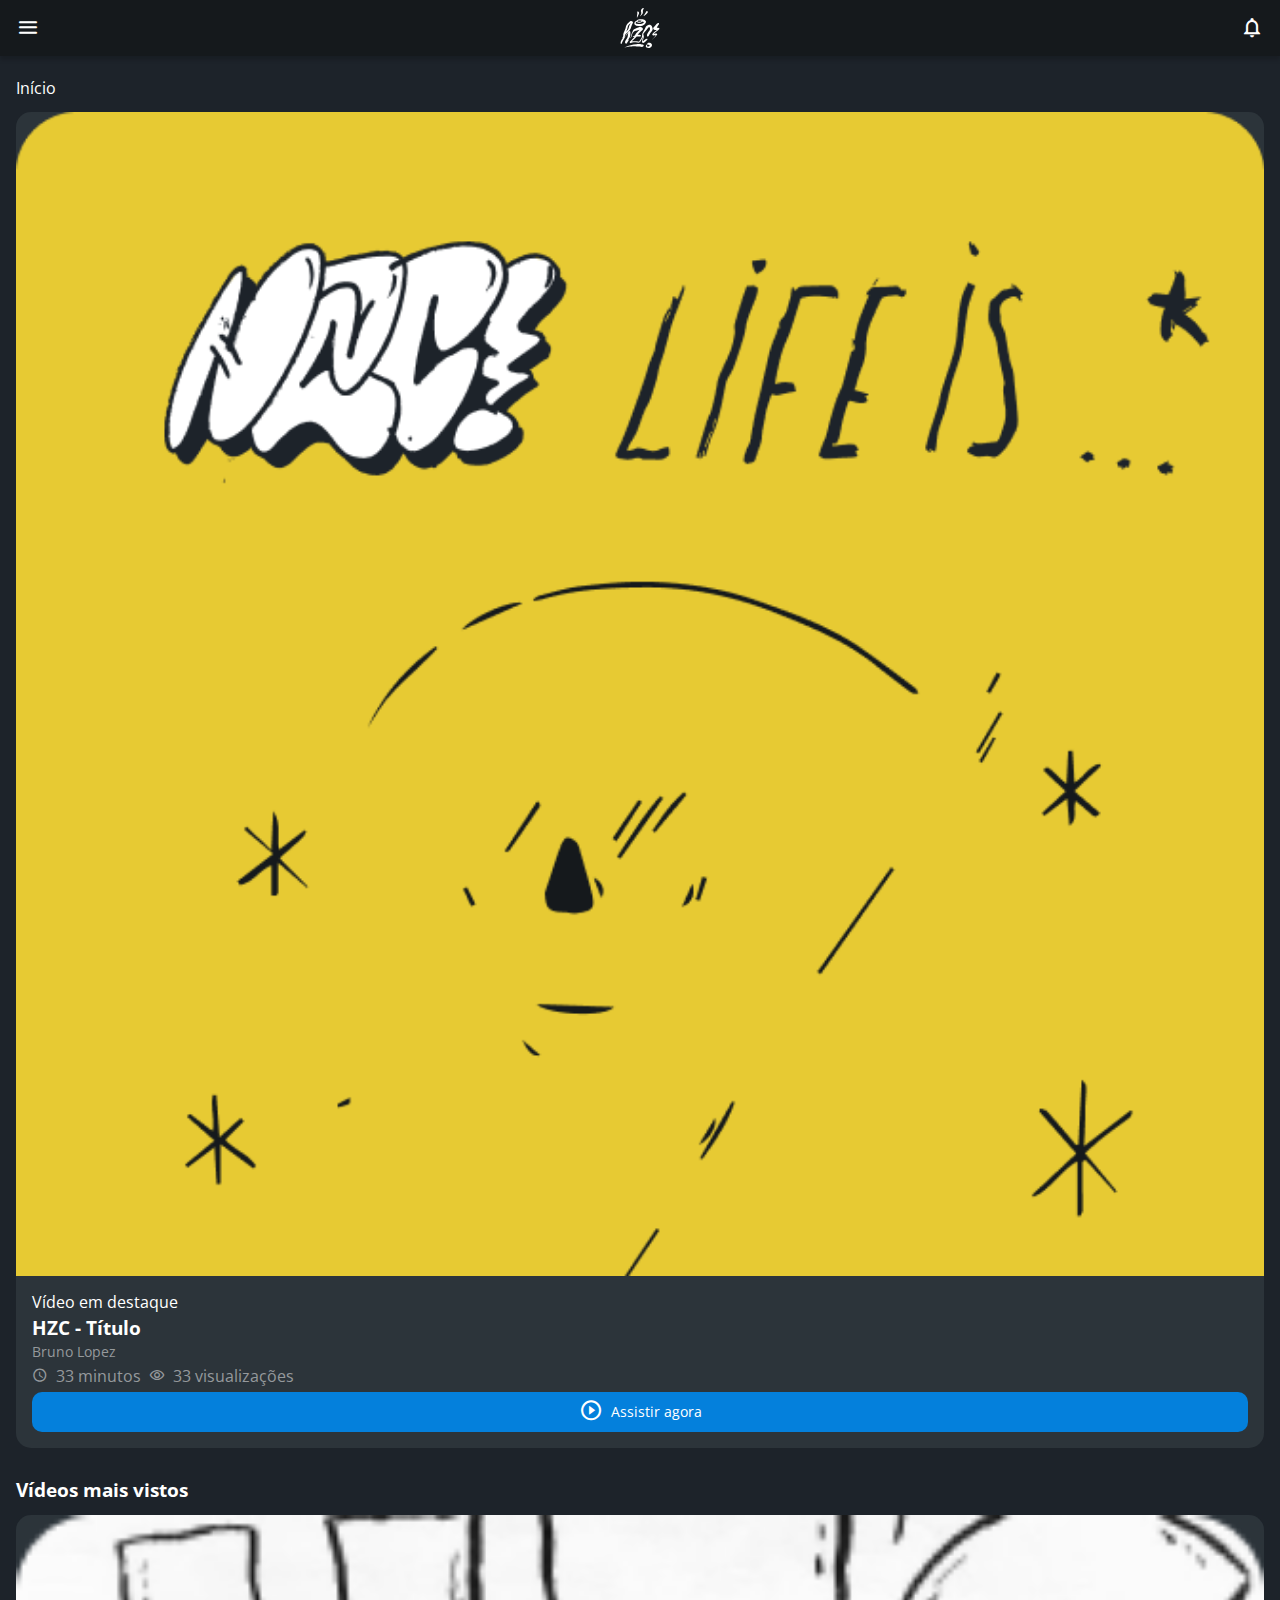
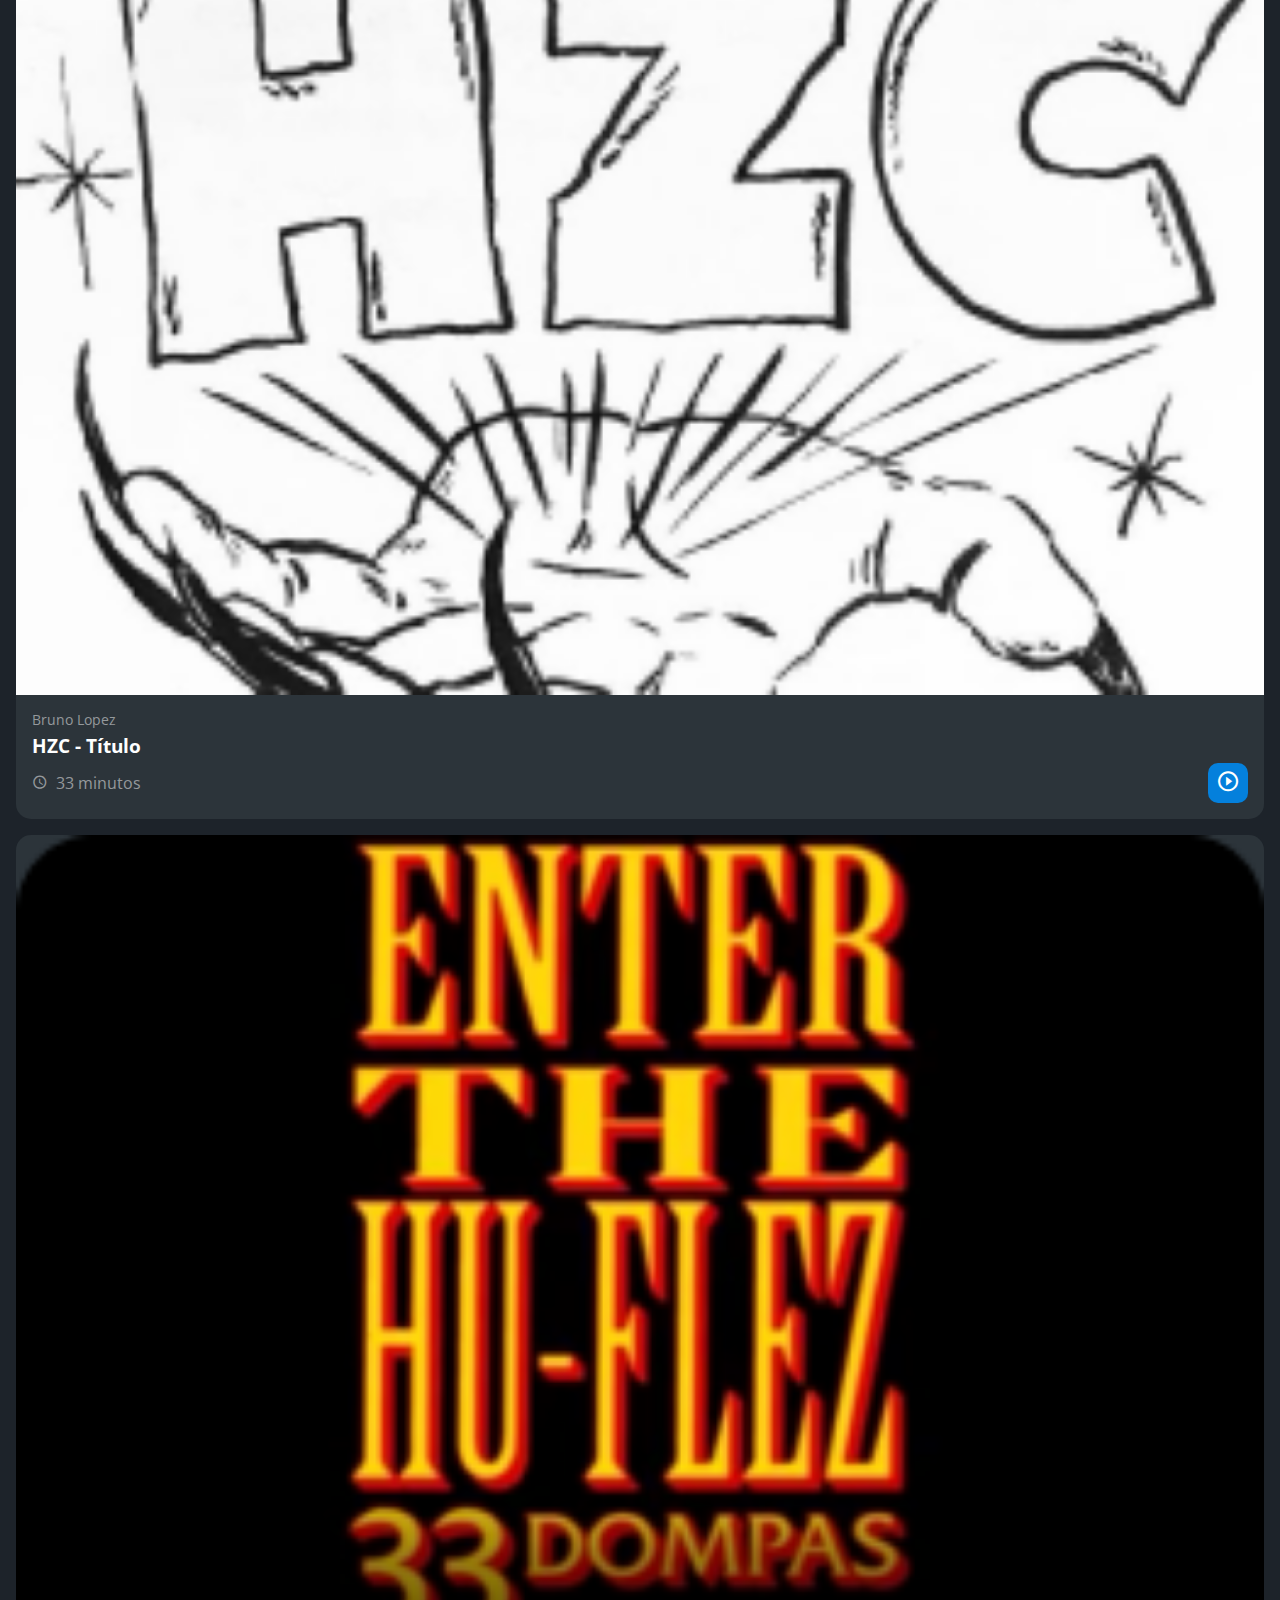
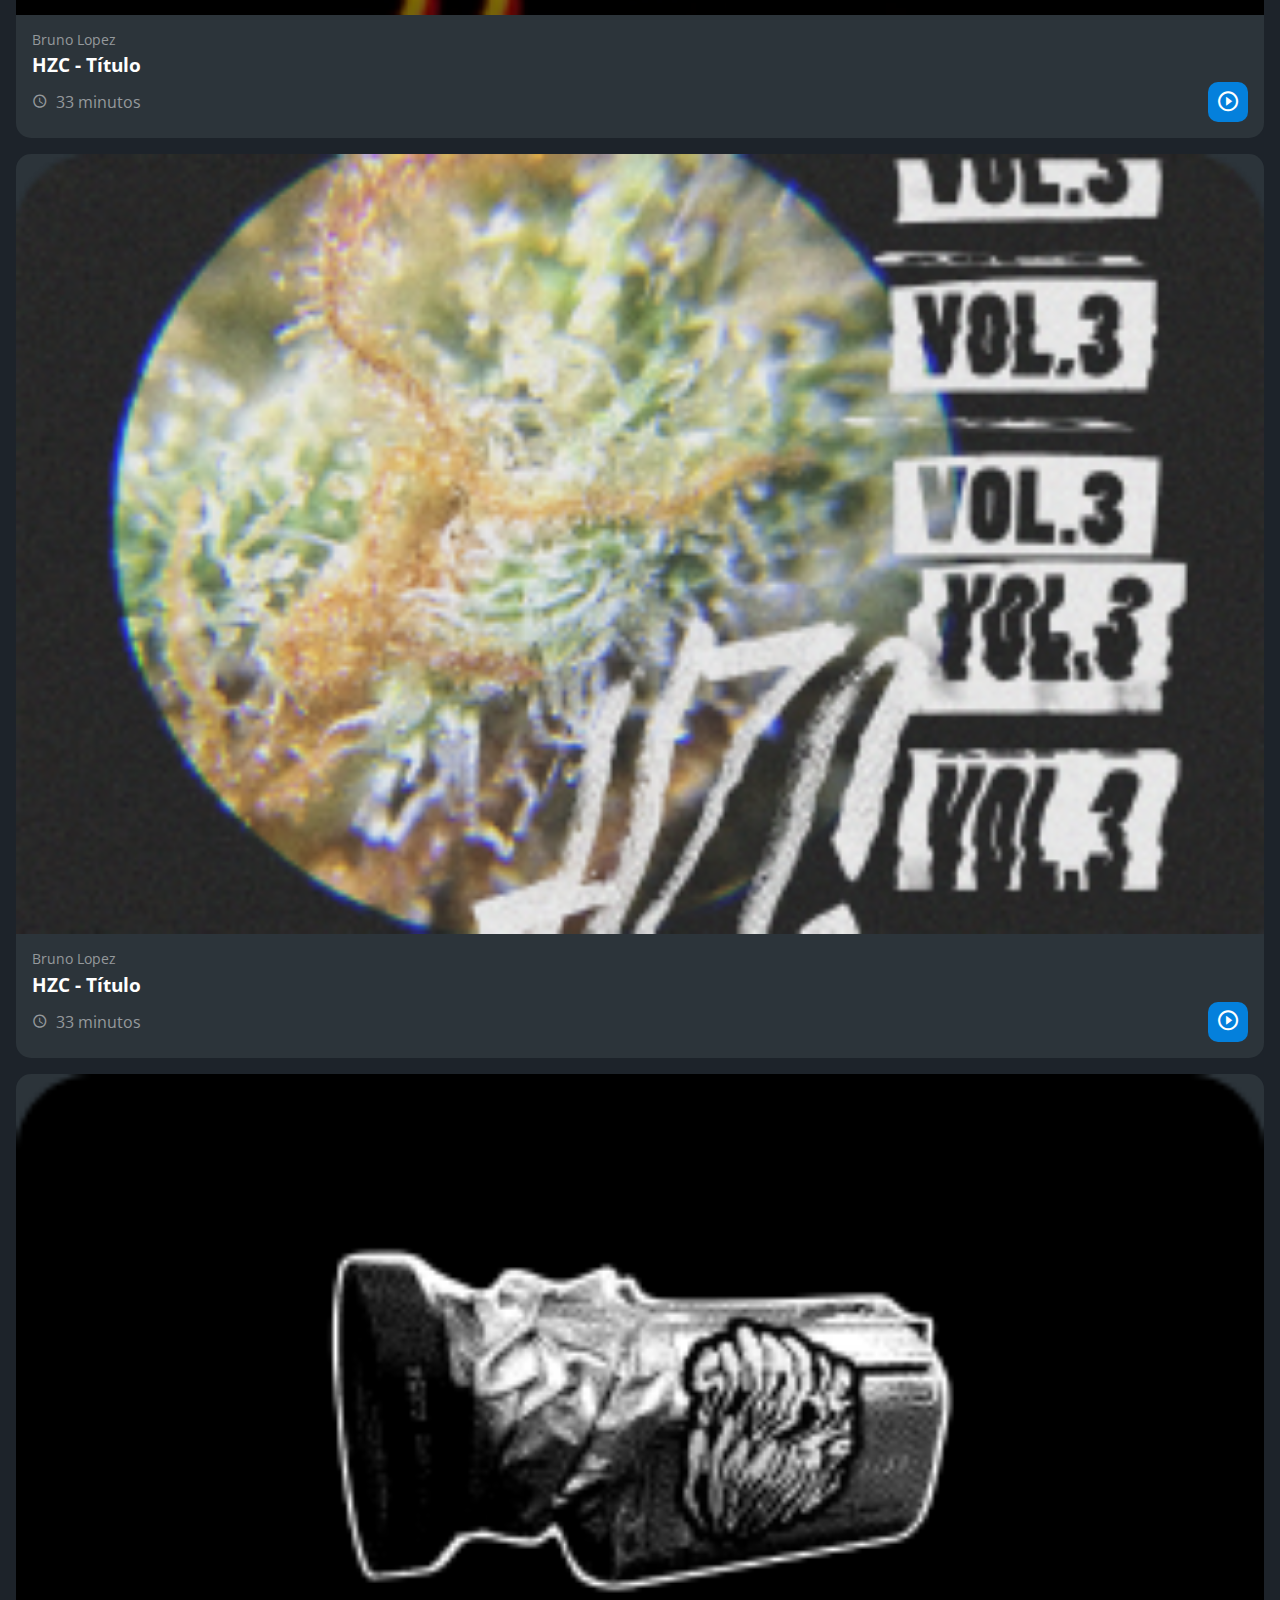
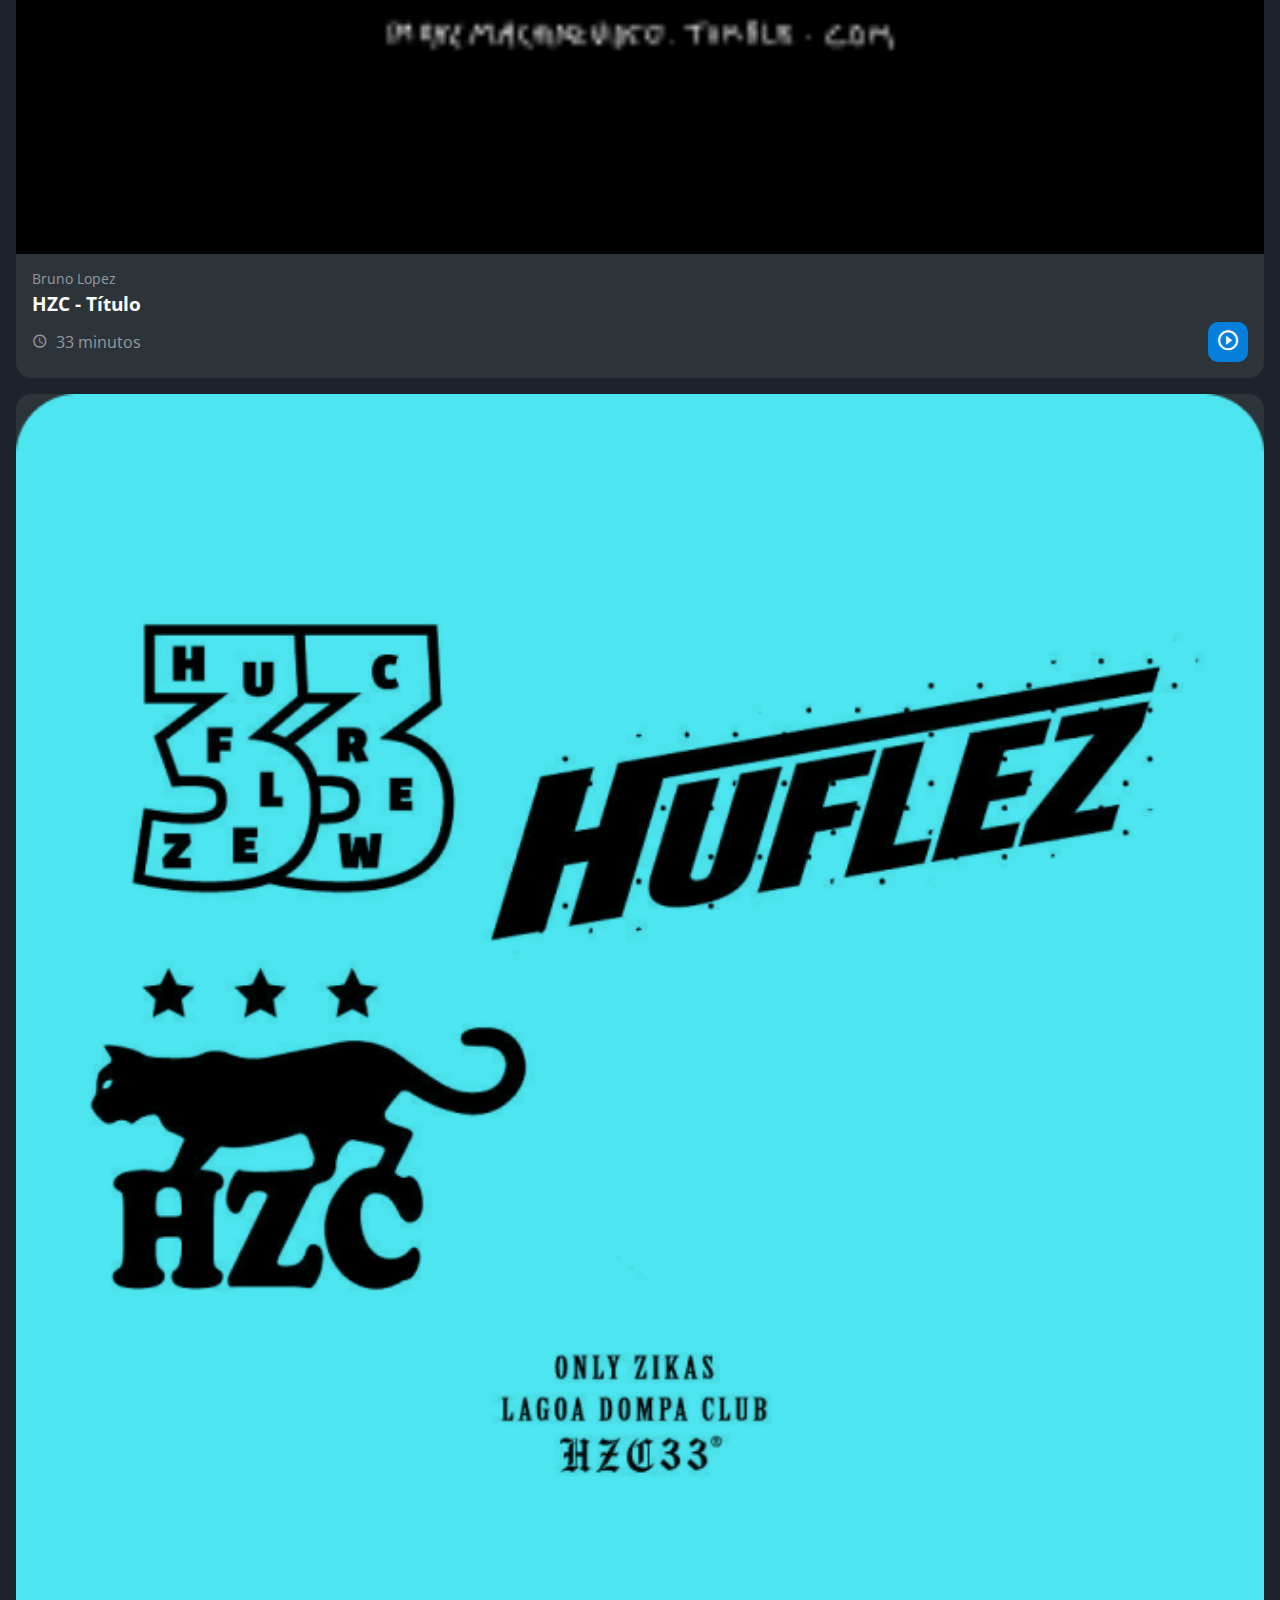
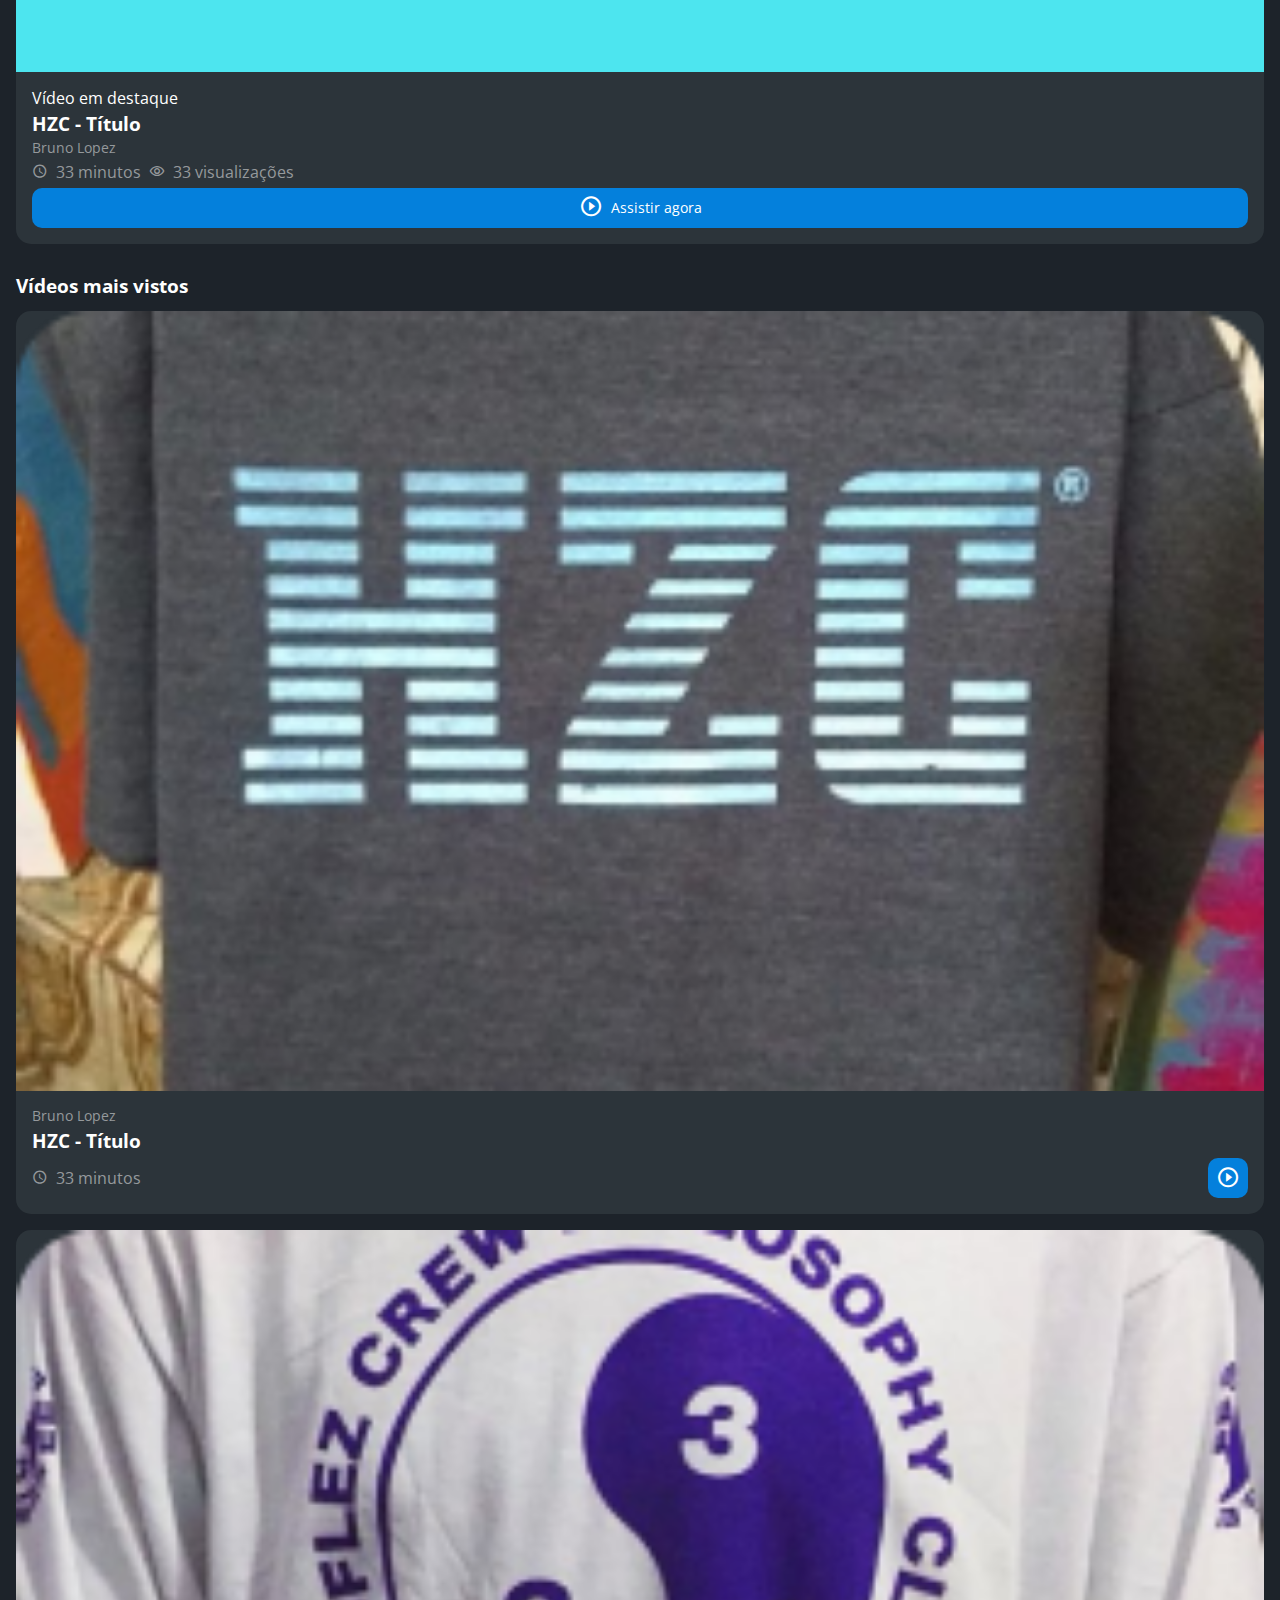
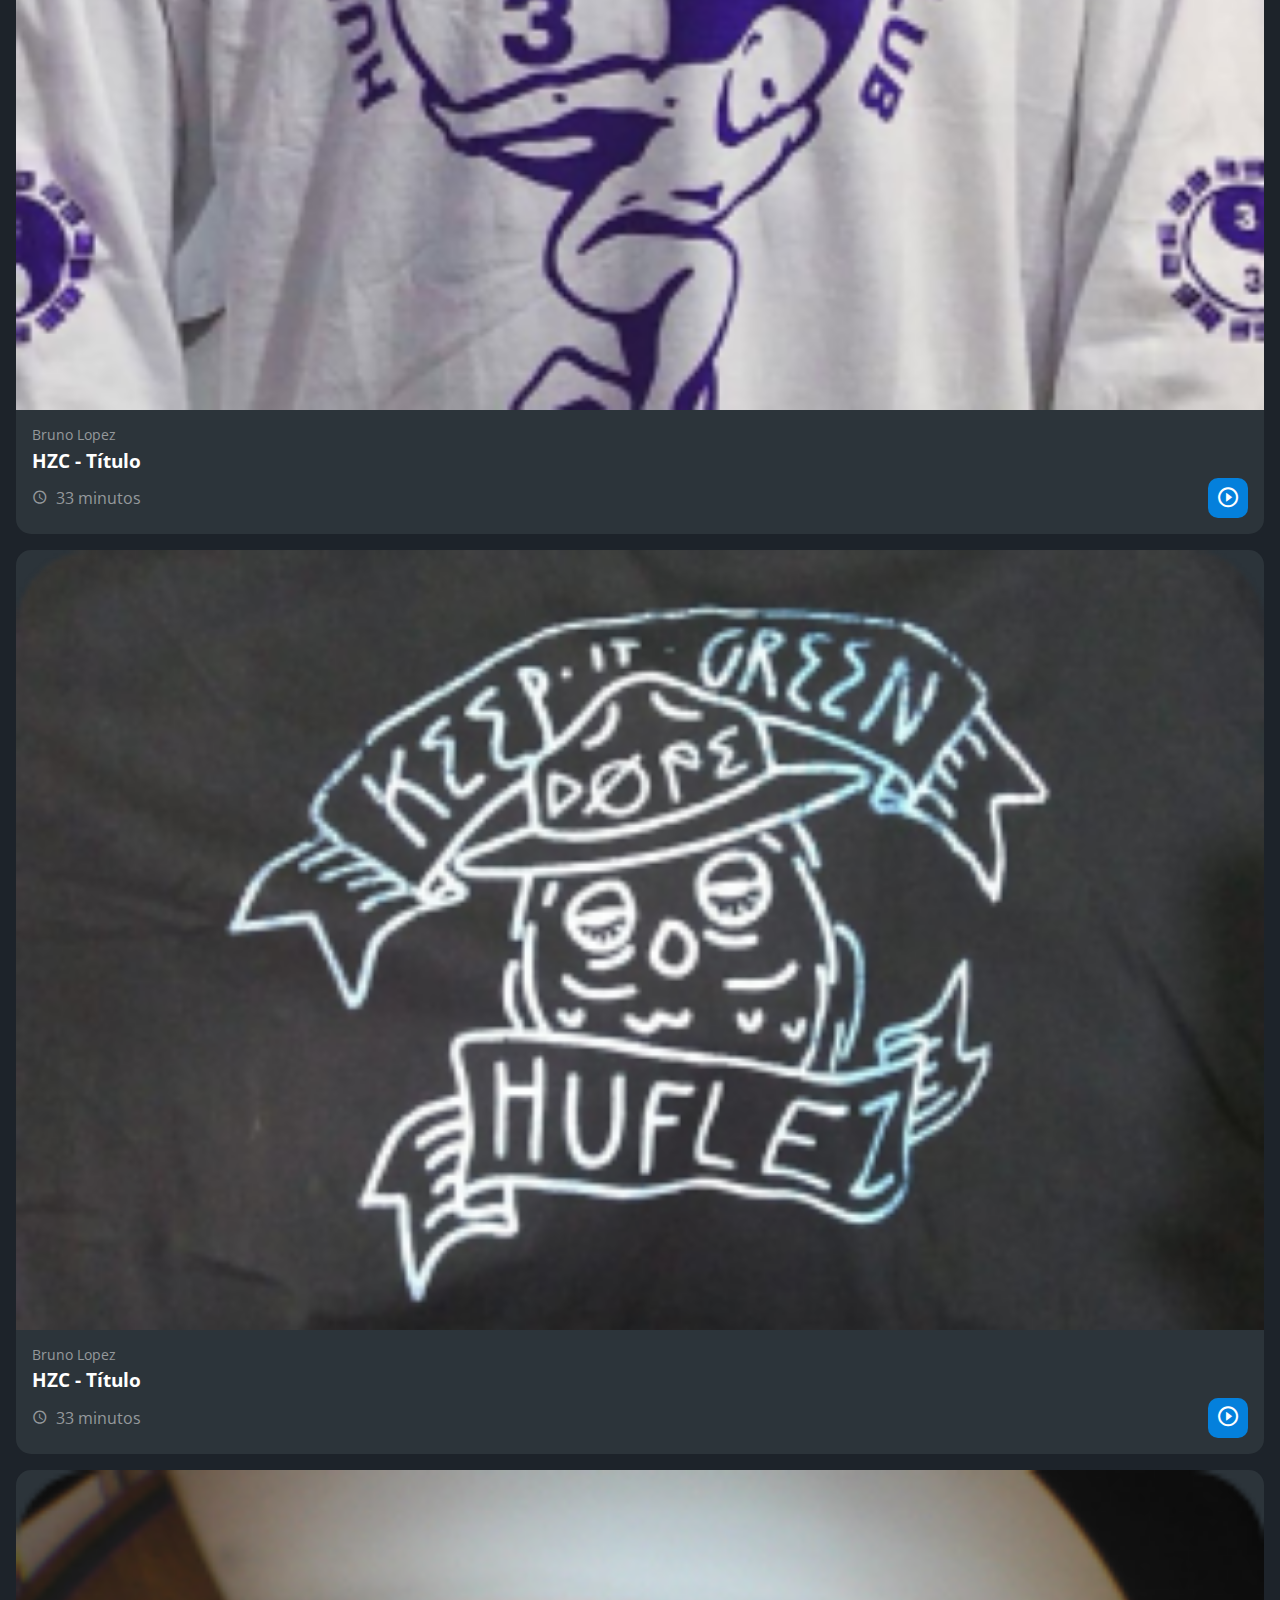
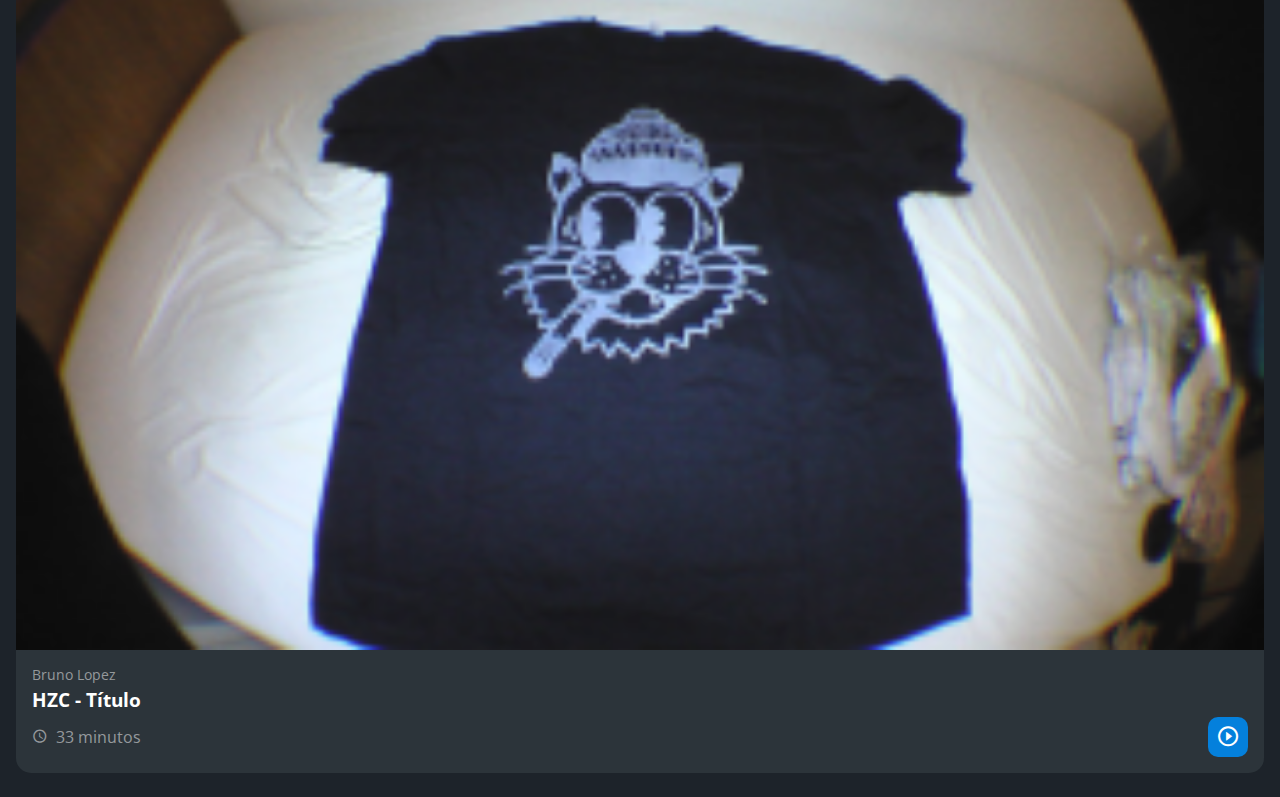
<file: index.html>
<!DOCTYPE html>
<html lang="pt-br">
<head>
    <meta charset="UTF-8">
    <meta http-equiv="X-UA-Compatible" content="IE=edge">
    <meta name="viewport" content="width=device-width, initial-scale=1.0">
    <title>HZC | Home</title>
    <link rel="preconnect" href="https://fonts.googleapis.com">
    <link rel="preconnect" href="https://fonts.gstatic.com" crossorigin>
    <link rel="stylesheet" href="https://fonts.googleapis.com/css2?family=Open+Sans:wght@400;600;700&display=swap">
    <link rel="stylesheet" href="assets/css/reset.css">
    <link rel="stylesheet" href="assets/css/style.css">
</head>
<body>
    <header class="cabecalho">
        <button class="cabecalho__menu" aria-label="Menu"><i></i></button>
        <img src="assets/img/logo.svg" alt="Logotipo da HZC" class="cabecalho__logo">
        <p class="cabecalho__perfil">Bruno Lopez</p>
        <button class="cabecalho__notificacao" aria-label="Notificação"><i></i></button>
    </header>
    <nav class="menu-lateral">
        <img src="assets/img/logo.svg" alt="Logotipo da HZC" class="menu-lateral__logo">
        <a href="#" class="menu-lateral__link menu-lateral__link--inicio menu-lateral__link--ativo">Início</a>
        <a href="#" class="menu-lateral__link menu-lateral__link--videos">Vídeos</a>
        <a href="picos.html" class="menu-lateral__link menu-lateral__link--picos">Picos</a>
        <a href="#" class="menu-lateral__link menu-lateral__link--integrantes">Integrantes</a>
        <a href="#" class="menu-lateral__link menu-lateral__link--camisas">Camisas</a>
        <a href="#" class="menu-lateral__link menu-lateral__link--pinturas">Pinturas</a>
    </nav>
    <main class="principal">
        <h2 class="titulo-pagina">Início</h2>
        <article class="cartao cartao--destaque videos-destaque">
            <img src="assets/img/banner-mobile_1.png" alt="Banner do cartao" class="cartao__imagem cartao__imagem--mobile">
            <img src="assets/img/banner_1.png" alt="Banner do cartao" class="cartao__imagem cartao__imagem--desktop">
            <div class="cartao__conteudo">
                <p class="cartao__destaque">Vídeo em destaque</p>
                <h3 class="cartao__titulo">HZC - Título</h3>
                <p class="cartao__perfil">Bruno Lopez</p>
                <p class="cartao__info cartao__info--tempo">33 minutos</p>
                <p class="cartao__info cartao__info--visualizacao">33 visualizações</p>
                <button class="cartao__botao cartao__botao--play cartao__botao--destaque">Assistir agora</button>
            </div>
        </article>
        <article class="cartao cartao--recentes videos-recentes">
            <h3 class="cartao__titulo">Vídeos recentes</h3>
            <a href="#" class="cartao__link">Ver todos</a>
            <ul class="cartao__lista">
                <li class="cartao__item">
                    <img src="assets/img/miniatura_1.png" alt="Thumbnail" class="cartao__item-thumbnail">
                    <h4 class="cartao__item-titulo">HZC - Love machine</h4>
                    <p class="cartao__item-perfil">Júlia Fonseca</p>
                </li>
                <li class="cartao__item">
                    <img src="assets/img/miniatura_2.png" alt="Thumbnail" class="cartao__item-thumbnail">
                    <h4 class="cartao__item-titulo">HZC - Love machine</h4>
                    <p class="cartao__item-perfil">Bruno Lopez</p>
                </li>
                <li class="cartao__item">
                    <img src="assets/img/miniatura_3.png" alt="Thumbnail" class="cartao__item-thumbnail">
                    <h4 class="cartao__item-titulo">HZC - Love machine</h4>
                    <p class="cartao__item-perfil">Bruno Lopez</p>
                </li>
                <li class="cartao__item">
                    <img src="assets/img/miniatura_4.png" alt="Thumbnail" class="cartao__item-thumbnail">
                    <h4 class="cartao__item-titulo">HZC - Love machine</h4>
                    <p class="cartao__item-perfil">Bruno Lopez</p>
                </li>
                <li class="cartao__item">
                    <img src="assets/img/miniatura_5.png" alt="Thumbnail" class="cartao__item-thumbnail">
                    <h4 class="cartao__item-titulo">HZC - Love machine</h4>
                    <p class="cartao__item-perfil">Bruno Lopez</p>
                </li>
            </ul>
        </article>
        <section class="secao secao-videos">
            <h3 class="titulo-secao">Vídeos mais vistos</h3>
            <article class="cartao">
                <img src="assets/img/video_1.png" alt="Vídeo" class="cartao__imagem">
                <div class="cartao__conteudo">
                    <p class="cartao__perfil">Bruno Lopez</p>
                    <h3 class="cartao__titulo">HZC - Título</h3>
                    <p class="cartao__info cartao__info--tempo">33 minutos</p>
                    <button class="cartao__botao cartao__botao--play" aria-label="Assistir agora"></button>
                </div>
            </article>
            <article class="cartao">
                <img src="assets/img/video_2.png" alt="Vídeo" class="cartao__imagem">
                <div class="cartao__conteudo">
                    <p class="cartao__perfil">Bruno Lopez</p>
                    <h3 class="cartao__titulo">HZC - Título</h3>
                    <p class="cartao__info cartao__info--tempo">33 minutos</p>
                    <button class="cartao__botao cartao__botao--play" aria-label="Assistir agora"></button>
                </div>
            </article>
            <article class="cartao">
                <img src="assets/img/video_3.png" alt="Vídeo" class="cartao__imagem">
                <div class="cartao__conteudo">
                    <p class="cartao__perfil">Bruno Lopez</p>
                    <h3 class="cartao__titulo">HZC - Título</h3>
                    <p class="cartao__info cartao__info--tempo">33 minutos</p>
                    <button class="cartao__botao cartao__botao--play" aria-label="Assistir agora"></button>
                </div>
            </article>
            <article class="cartao">
                <img src="assets/img/video_4.png" alt="Vídeo" class="cartao__imagem">
                <div class="cartao__conteudo">
                    <p class="cartao__perfil">Bruno Lopez</p>
                    <h3 class="cartao__titulo">HZC - Título</h3>
                    <p class="cartao__info cartao__info--tempo">33 minutos</p>
                    <button class="cartao__botao cartao__botao--play" aria-label="Assistir agora"></button>
                </div>
            </article>
        </section>
        <article class="cartao cartao--recentes destaque-produtos">
            <h3 class="cartao__titulo">Vídeos recentes</h3>
            <a href="#" class="cartao__link">Ver todos</a>
            <ul class="cartao__lista">
                <li class="cartao__item">
                    <img src="assets/img/miniatura_1.png" alt="Thumbnail" class="cartao__item-thumbnail">
                    <h4 class="cartao__item-titulo">HZC - Love machine</h4>
                    <p class="cartao__item-perfil">Bruno Lopez</p>
                </li>
                <li class="cartao__item">
                    <img src="assets/img/miniatura_2.png" alt="Thumbnail" class="cartao__item-thumbnail">
                    <h4 class="cartao__item-titulo">HZC - Love machine</h4>
                    <p class="cartao__item-perfil">Bruno Lopez</p>
                </li>
                <li class="cartao__item">
                    <img src="assets/img/miniatura_3.png" alt="Thumbnail" class="cartao__item-thumbnail">
                    <h4 class="cartao__item-titulo">HZC - Love machine</h4>
                    <p class="cartao__item-perfil">Bruno Lopez</p>
                </li>
                <li class="cartao__item">
                    <img src="assets/img/miniatura_4.png" alt="Thumbnail" class="cartao__item-thumbnail">
                    <h4 class="cartao__item-titulo">HZC - Love machine</h4>
                    <p class="cartao__item-perfil">Bruno Lopez</p>
                </li>
                <li class="cartao__item">
                    <img src="assets/img/miniatura_5.png" alt="Thumbnail" class="cartao__item-thumbnail">
                    <h4 class="cartao__item-titulo">HZC - Love machine</h4>
                    <p class="cartao__item-perfil">Bruno Lopez</p>
                </li>
            </ul>
        </article>
        <article class="cartao cartao--destaque produtos-recentes">
            <img src="assets/img/banner-mobile_2.png" alt="Banner do cartao" class="cartao__imagem cartao__imagem--mobile">
            <img src="assets/img/banner_2.png" alt="Banner do cartao" class="cartao__imagem cartao__imagem--desktop">
            <div class="cartao__conteudo">
                <p class="cartao__destaque">Vídeo em destaque</p>
                <h3 class="cartao__titulo">HZC - Título</h3>
                <p class="cartao__perfil">Bruno Lopez</p>
                <p class="cartao__info cartao__info--tempo">33 minutos</p>
                <p class="cartao__info cartao__info--visualizacao">33 visualizações</p>
                <button class="cartao__botao cartao__botao--play cartao__botao--destaque">Assistir agora</button>
            </div>
        </article>
        <section class="secao secao-produtos">
            <h3 class="titulo-secao">Vídeos mais vistos</h3>
            <article class="cartao">
                <img src="assets/img/produto_1.png" alt="Vídeo" class="cartao__imagem">
                <div class="cartao__conteudo">
                    <p class="cartao__perfil">Bruno Lopez</p>
                    <h3 class="cartao__titulo">HZC - Título</h3>
                    <p class="cartao__info cartao__info--tempo">33 minutos</p>
                    <button class="cartao__botao cartao__botao--play" aria-label="Assistir agora"></button>
                </div>
            </article>
            <article class="cartao">
                <img src="assets/img/produto_2.png" alt="Vídeo" class="cartao__imagem">
                <div class="cartao__conteudo">
                    <p class="cartao__perfil">Bruno Lopez</p>
                    <h3 class="cartao__titulo">HZC - Título</h3>
                    <p class="cartao__info cartao__info--tempo">33 minutos</p>
                    <button class="cartao__botao cartao__botao--play" aria-label="Assistir agora"></button>
                </div>
            </article>
            <article class="cartao">
                <img src="assets/img/produto_3.png" alt="Vídeo" class="cartao__imagem">
                <div class="cartao__conteudo">
                    <p class="cartao__perfil">Bruno Lopez</p>
                    <h3 class="cartao__titulo">HZC - Título</h3>
                    <p class="cartao__info cartao__info--tempo">33 minutos</p>
                    <button class="cartao__botao cartao__botao--play" aria-label="Assistir agora"></button>
                </div>
            </article>
            <article class="cartao">
                <img src="assets/img/produto_4.png" alt="Vídeo" class="cartao__imagem">
                <div class="cartao__conteudo">
                    <p class="cartao__perfil">Bruno Lopez</p>
                    <h3 class="cartao__titulo">HZC - Título</h3>
                    <p class="cartao__info cartao__info--tempo">33 minutos</p>
                    <button class="cartao__botao cartao__botao--play" aria-label="Assistir agora"></button>
                </div>
            </article>
        </section>
    </main>
    <script src="index.js"></script>
</body>
</html>
</file>
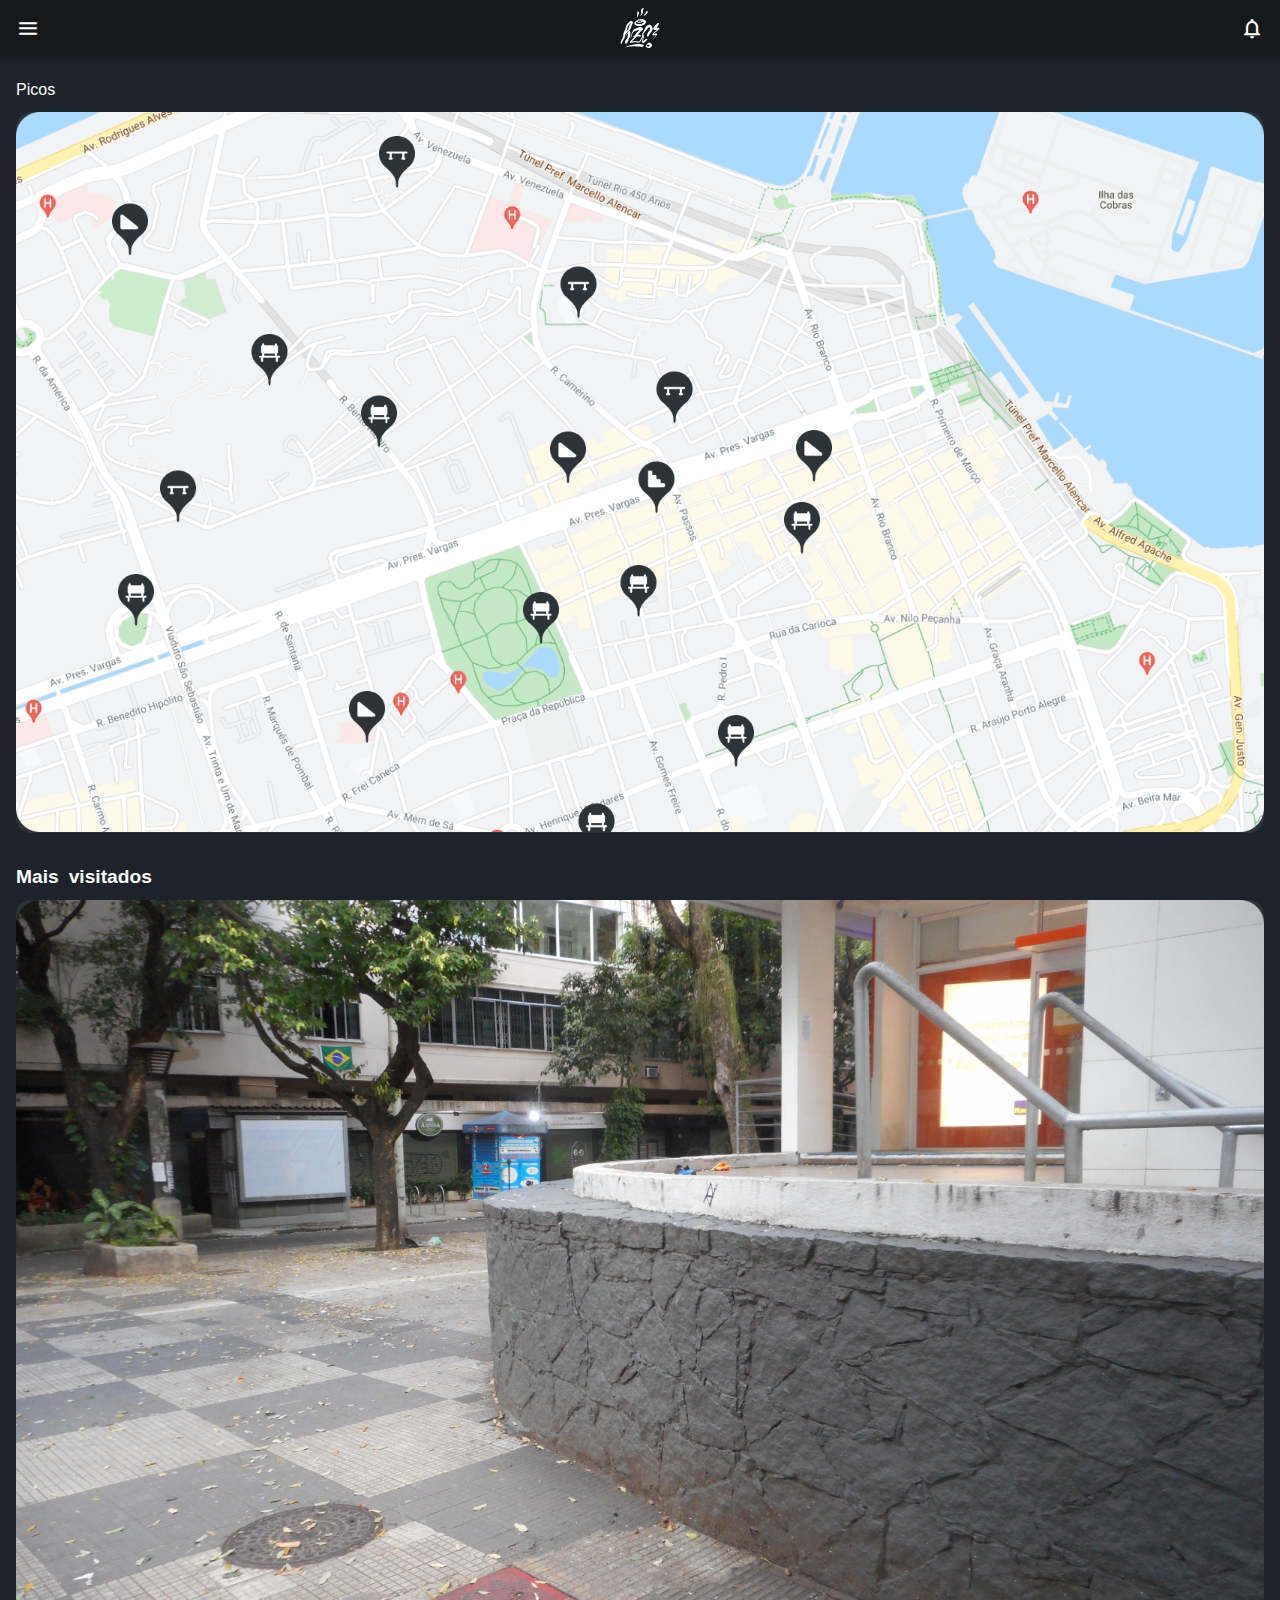
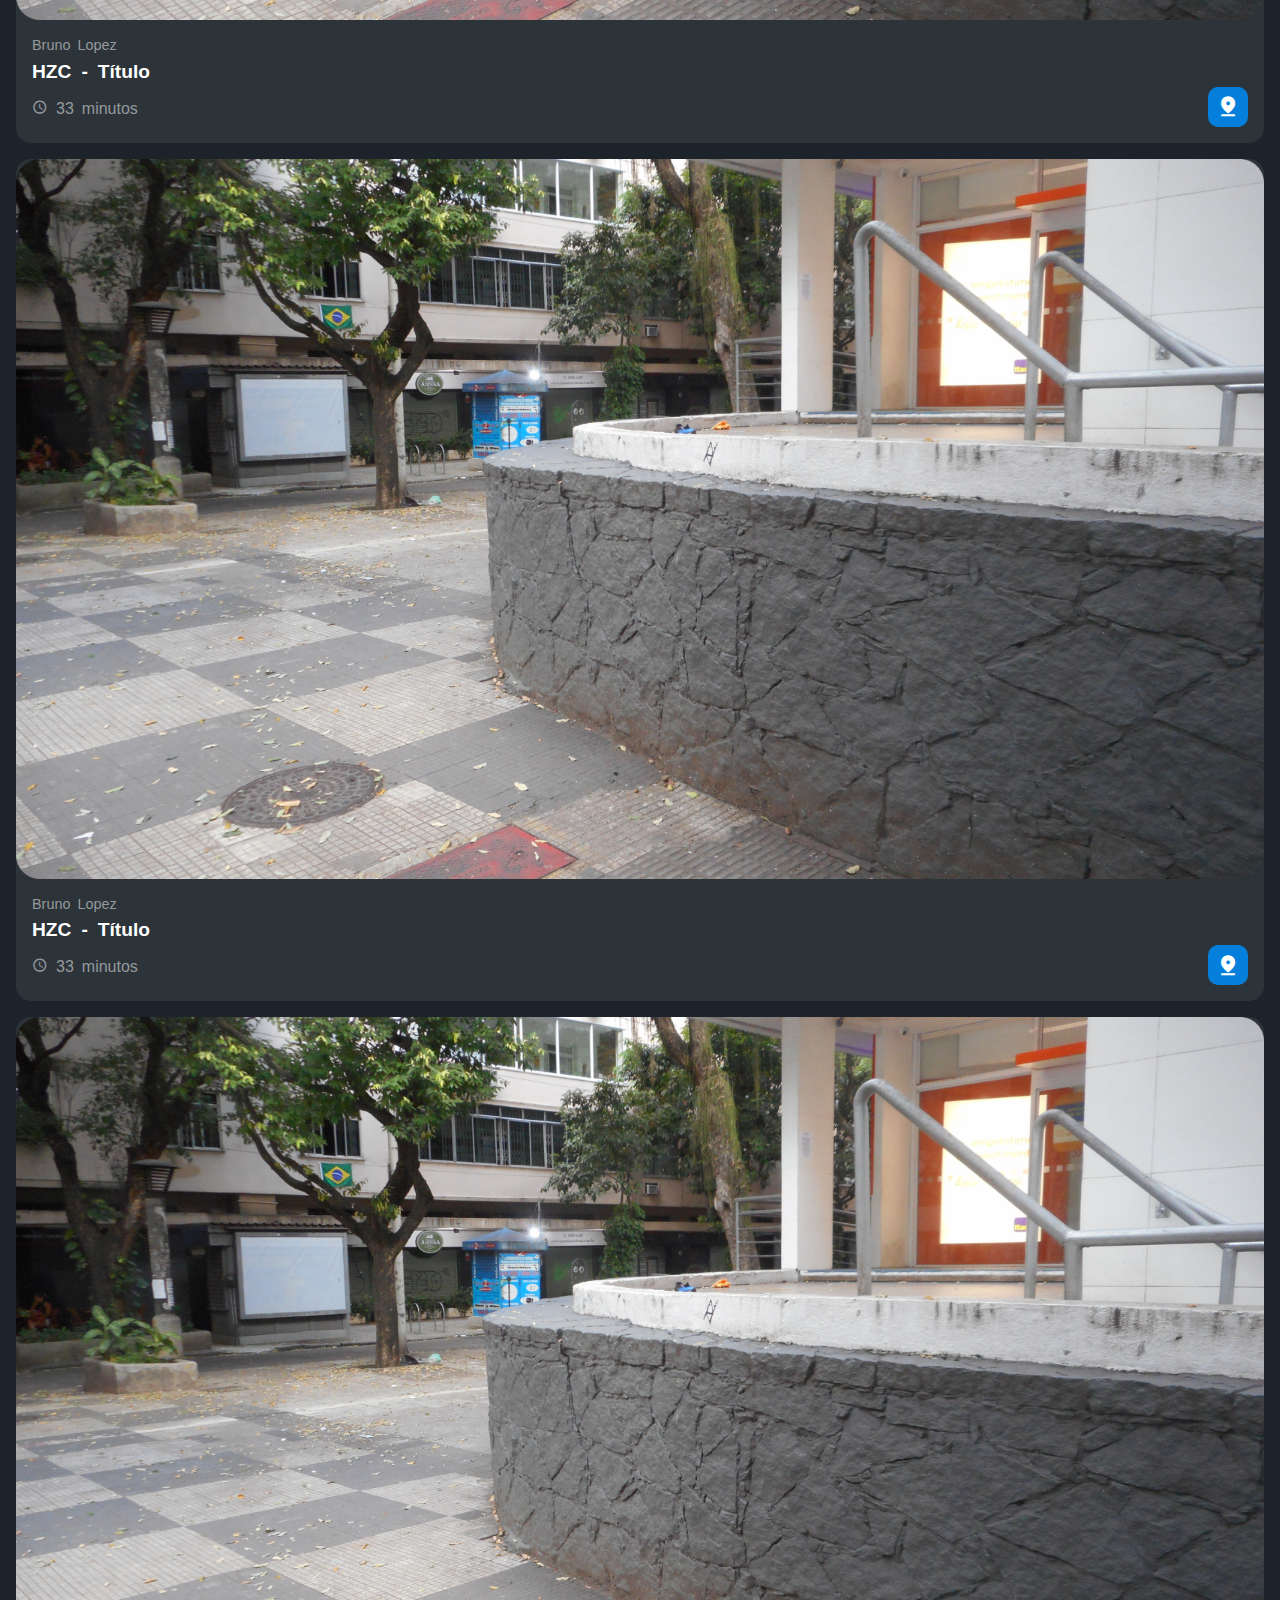
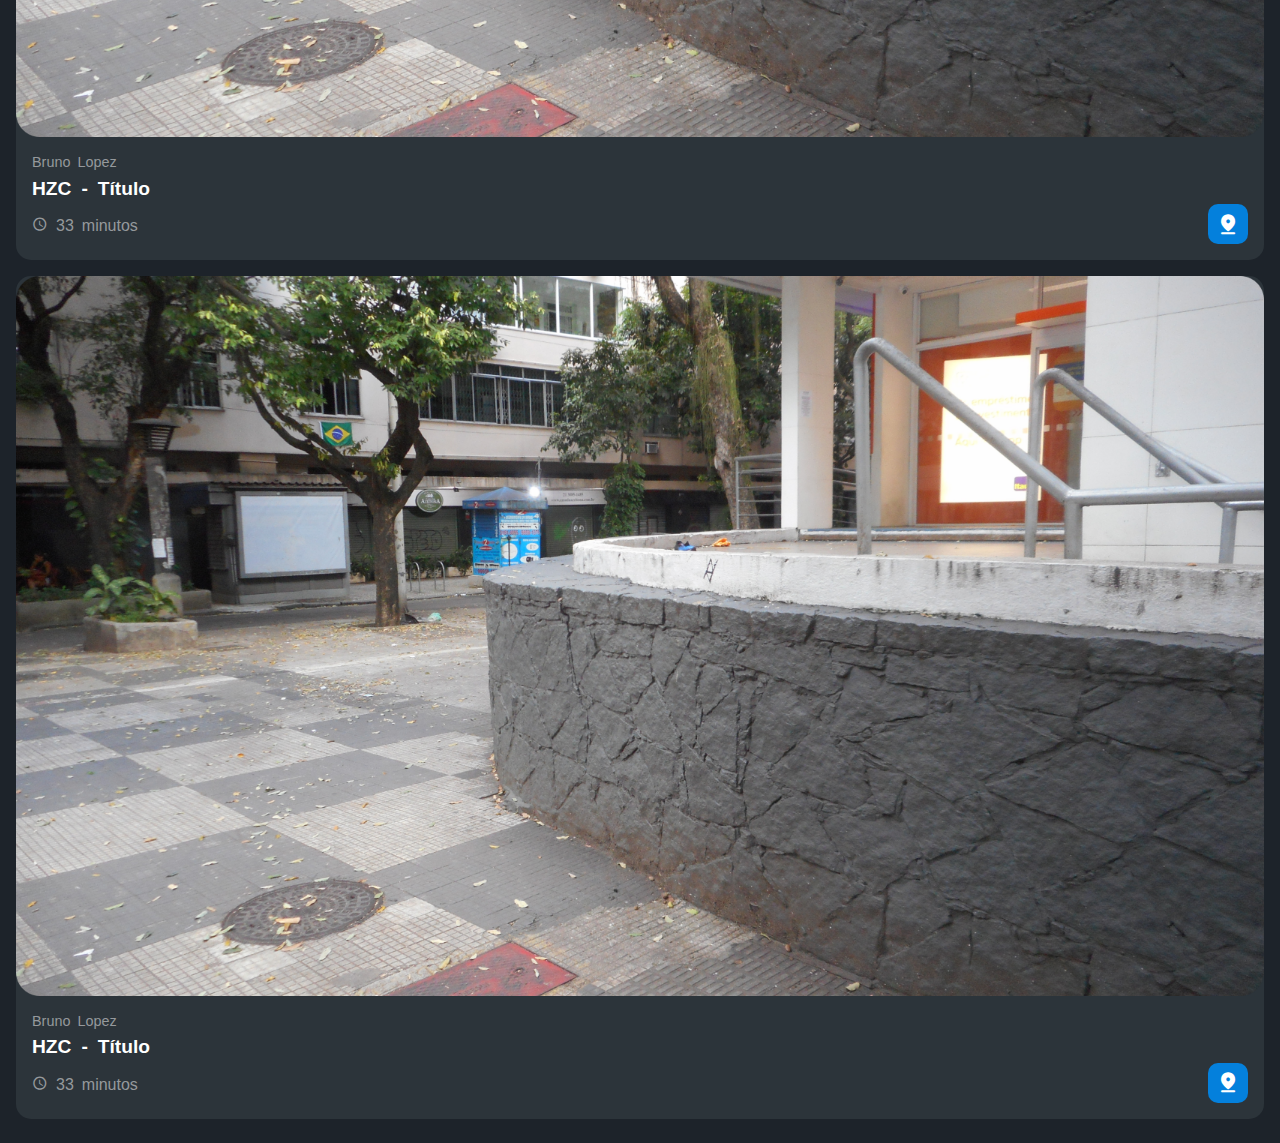
<file: picos.html>
<!DOCTYPE html>
<html lang="en">

<head>
    <meta charset="UTF-8">
    <meta http-equiv="X-UA-Compatible" content="IE=edge">
    <meta name="viewport" content="width=device-width, initial-scale=1.0">
    <title>HZX | Picos</title>
    <link rel="stylesheet" href="assets/css/reset.css">
    <link rel="stylesheet" href="assets/css/style.css">
</head>

<body>
    <header class="cabecalho">
        <button class="cabecalho__menu" aria-label="Menu"><i></i></button>
        <img src="assets/img/logo.svg" alt="Logotipo da HZC" class="cabecalho__logo">
        <p class="cabecalho__perfil">Bruno Lopez</p>
        <button class="cabecalho__notificacao" aria-label="Notificação"><i></i></button>
    </header>
    <nav class="menu-lateral">
        <img src="assets/img/logo.svg" alt="Logotipo da HZC" class="menu-lateral__logo">
        <a href="#" class="menu-lateral__link menu-lateral__link--inicio menu-lateral__link--ativo">Início</a>
        <a href="#" class="menu-lateral__link menu-lateral__link--videos">Vídeos</a>
        <a href="#" class="menu-lateral__link menu-lateral__link--picos">Picos</a>
        <a href="#" class="menu-lateral__link menu-lateral__link--integrantes">Integrantes</a>
        <a href="#" class="menu-lateral__link menu-lateral__link--camisas">Camisas</a>
        <a href="#" class="menu-lateral__link menu-lateral__link--pinturas">Pinturas</a>
    </nav>
    <main class="principal">
        <h2 class="titulo-pagina">Picos</h2>
        <article class="cartao cartao--destaque videos-destaque">
            <img src="assets/img/mapa-picos.png" alt="Banner do cartao"
                class="cartao__imagem cartao__imagem--mobile">
            <img src="assets/img/mapa-picos.png" alt="Banner do cartao" class="cartao__imagem cartao__imagem--desktop">
        </article>
        <article class="cartao cartao--recentes videos-recentes">
            <h3 class="cartao__titulo">Favoritos</h3>
            <a href="#" class="cartao__link">Ver todos</a>
            <ul class="cartao__lista">
                <li class="cartao__item">
                    <img src="assets/img/miniatura_1.png" alt="Thumbnail" class="cartao__item-thumbnail">
                    <h4 class="cartao__item-titulo">HZC - Love machine</h4>
                    <p class="cartao__item-perfil">Júlia Fonseca</p>
                </li>
                <li class="cartao__item">
                    <img src="assets/img/miniatura_2.png" alt="Thumbnail" class="cartao__item-thumbnail">
                    <h4 class="cartao__item-titulo">HZC - Love machine</h4>
                    <p class="cartao__item-perfil">Bruno Lopez</p>
                </li>
                <li class="cartao__item">
                    <img src="assets/img/miniatura_3.png" alt="Thumbnail" class="cartao__item-thumbnail">
                    <h4 class="cartao__item-titulo">HZC - Love machine</h4>
                    <p class="cartao__item-perfil">Bruno Lopez</p>
                </li>
                <li class="cartao__item">
                    <img src="assets/img/miniatura_4.png" alt="Thumbnail" class="cartao__item-thumbnail">
                    <h4 class="cartao__item-titulo">HZC - Love machine</h4>
                    <p class="cartao__item-perfil">Bruno Lopez</p>
                </li>
                <li class="cartao__item">
                    <img src="assets/img/miniatura_5.png" alt="Thumbnail" class="cartao__item-thumbnail">
                    <h4 class="cartao__item-titulo">HZC - Love machine</h4>
                    <p class="cartao__item-perfil">Bruno Lopez</p>
                </li>
            </ul>
        </article>
        <section class="secao secao-videos">
            <h3 class="titulo-secao">Mais visitados</h3>
            <article class="cartao">
                <img src="assets/img/artigo_1.png" alt="Vídeo" class="cartao__imagem">
                <div class="cartao__conteudo">
                    <p class="cartao__perfil">Bruno Lopez</p>
                    <h3 class="cartao__titulo">HZC - Título</h3>
                    <p class="cartao__info cartao__info--tempo">33 minutos</p>
                    <button class="cartao__botao cartao__botao--local" aria-label="Assistir agora"></button>
                </div>
            </article>
            <article class="cartao">
                <img src="assets/img/artigo_1.png" alt="Vídeo" class="cartao__imagem">
                <div class="cartao__conteudo">
                    <p class="cartao__perfil">Bruno Lopez</p>
                    <h3 class="cartao__titulo">HZC - Título</h3>
                    <p class="cartao__info cartao__info--tempo">33 minutos</p>
                    <button class="cartao__botao cartao__botao--local" aria-label="Assistir agora"></button>
                </div>
            </article>
            <article class="cartao">
                <img src="assets/img/artigo_1.png" alt="Vídeo" class="cartao__imagem">
                <div class="cartao__conteudo">
                    <p class="cartao__perfil">Bruno Lopez</p>
                    <h3 class="cartao__titulo">HZC - Título</h3>
                    <p class="cartao__info cartao__info--tempo">33 minutos</p>
                    <button class="cartao__botao cartao__botao--local" aria-label="Assistir agora"></button>
                </div>
            </article>
            <article class="cartao">
                <img src="assets/img/artigo_1.png" alt="Vídeo" class="cartao__imagem">
                <div class="cartao__conteudo">
                    <p class="cartao__perfil">Bruno Lopez</p>
                    <h3 class="cartao__titulo">HZC - Título</h3>
                    <p class="cartao__info cartao__info--tempo">33 minutos</p>
                    <button class="cartao__botao cartao__botao--local" aria-label="Assistir agora"></button>
                </div>
            </article>
        </section>
    </main>

</body>

</html>
</file>
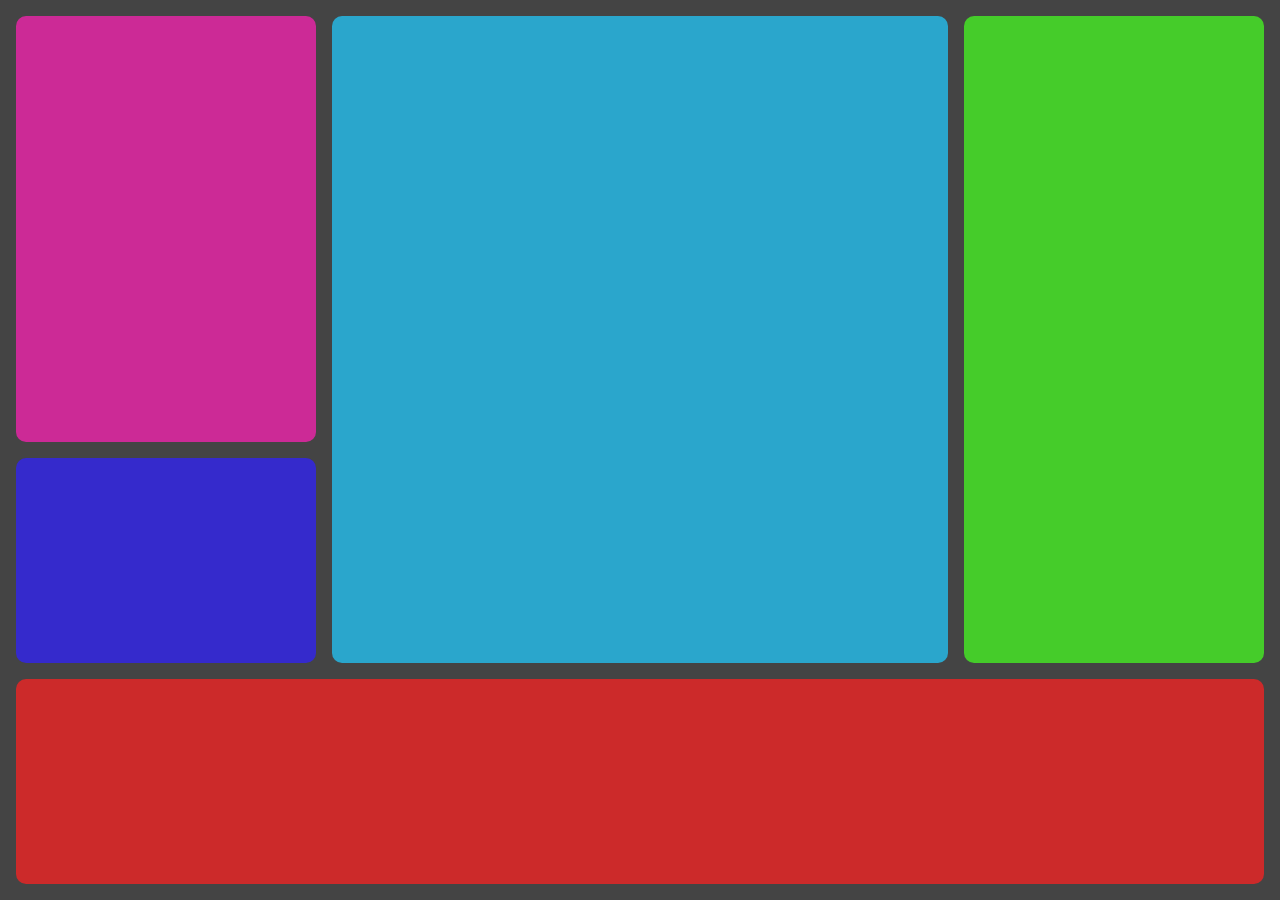
<file: template-grid.html>
<!DOCTYPE html>
<html lang="en">
<head>
    <meta charset="UTF-8">
    <meta http-equiv="X-UA-Compatible" content="IE=edge">
    <meta name="viewport" content="width=device-width, initial-scale=1.0">
    <title>Document</title>
    <link rel="stylesheet" href="grid.css">
</head>
<body class="corpo">
    <header class="cabecalho"></header>
    <nav class="lateral"></nav>
    <section class="meio"></section>
    <section class="direita-cima"></section>
    <section class="direita-baixo"></section>
</body>
</html>
</file>
<file: assets/css/style.css>
@font-face {
    font-family: 'icones';
    src: url(../font/icones.ttf);
}

body {
    background-color: #1D232A;
    font-family: 'Open Sans', 'icones', sans-serif;
    color: #FFFFFF;
}

@media screen and (min-width: 1440px) {
    body {
        display: grid;
        grid-template-columns: auto 1fr;
    }
}

.cabecalho {
    display: flex;
    justify-content: space-between;
    align-items: center;
    background-color: #15191C;
    padding: 8px 16px;
    box-shadow: 0px 4px 4px rgba(0, 0, 0, 0.16);
}

.cabecalho__menu i::before {
    content: "\e904";
    font-size: 24px;
}

.cabecalho__notificacao i::before {
    content: "\e906";
    font-size: 24px;
}

.cabecalho__logo {
    width: 40px;
}

.cabecalho__perfil {
    display: none;
}

@media screen and (min-width: 1440px) {
    .cabecalho {
        background-color: #1D232A;
        display: grid;
        column-gap: 32px;
        grid-template-columns: 1fr auto;
        padding: 16px 60px;
        height: 80px;
        box-sizing: border-box;
        grid-column: 2;
    }

    .cabecalho__menu {
        display: none;
    }

    .cabecalho__logo {
        display: none;
    }

    .cabecalho__perfil {
        display: grid;
        grid-template-columns: repeat(3, auto);
        column-gap: 8px;
        align-items: center;
        justify-self: flex-end;
        color: #95999C;
        padding: 8px 32px;
        border-right: 1px solid #95999C;
    }

    .cabecalho__perfil::before {
        content: "";
        display: block;
        width: 32px;
        height: 32px;
        background-image: url(../img/profile_2.png);
        background-size: contain;
        background-repeat: no-repeat;
        background-position: center;
    }

    .cabecalho__perfil::after {
        content: "\e90d";
        color: #FFFFFF;
        font-size: 1.5rem;
    }
}

.menu-lateral {
    display: flex;
    flex-direction: column;
    background-color: #15191C;
    width: 75vw;
    height: 100vh;

    position: absolute;
    left: -100vw;
    transition: .25s;
}

.menu-lateral--ativo {
    left: 0;
    transition: .25s;
}

.menu-lateral__logo {
    width: 118px;
    align-self: center;
    padding: 16px;
}

.menu-lateral__link {
    height: 64px;
    color: #95999C;
    padding-left: 64px;
    display: flex;
    align-items: center;
}

.menu-lateral__link--ativo {
    color: #FFFFFF;
    padding-left: 56px;
    border-left: 8px solid #FFFFFF;
}

.menu-lateral__link::before {
    content: "\e900";
    width: 24px;
    height: 24px;
    font-size: 24px;
    position: absolute;
    left: 24px;
}

.menu-lateral__link--inicio::before {
    content: "\e902";
}

.menu-lateral__link--videos::before {
    content: "\e90e";
}

.menu-lateral__link--picos::before {
    content: "\e909";
}

.menu-lateral__link--integrantes::before {
    content: "\e903";
}

.menu-lateral__link--camisas::before {
    content: "\e900";
}

.menu-lateral__link--pinturas::before {
    content: "\e90a";
}

@media screen and (min-width: 1440px) {
    .menu-lateral {
        position: static;
        width: 200px;
        grid-column: 1;
        grid-row: 1 / span 2;
    }
}

.principal {
    padding: 24px 16px;
    display: grid;
    gap: 16px;

}

.titulo-secao {
    font-size: 1.2rem;
    font-weight: 700;
}

@media screen and (min-width: 1440px) {
    .principal {
        display: grid;
        grid-template-columns: auto 1fr auto;
        column-gap: 32px;
        padding: 16px 60px;
        grid-column: 2;
        grid-template-areas:
            "titulo-pagina titulo-pagina titulo-pagina"
            "videos-destaque videos-destaque videos-recentes"
            "secao-videos secao-videos secao-videos"
            "destaque-produtos produtos-recentes produtos-recentes"
            "secao-produtos secao-produtos secao-produtos"
        ;
    }
    .titulo-pagina {
        font-size: 1.5rem;
        font-weight: 700;
        grid-area: titulo-pagina;
    }
    
    .videos-destaque {
        grid-area: videos-destaque;
    }
    
    .videos-recentes {
        grid-area: videos-recentes;
    }
    
    .secao-videos {
        grid-area: secao-videos;
    }
    
    .destaque-produto {
        grid-area: destaque-produto;
    }
    
    .produtos-recentes {
        grid-area: produtos-recentes;
    }
    
    .secao-produtos {
        grid-area: secao-produtos;
    }
    .titulo-secao {
        grid-column: span 4;
    }
}

.cartao {
    width: 100%;
    border-radius: 15px;
    overflow: hidden;
    background-color: #2C343A;
}

.cartao--destaque {
    margin-bottom: 16px;
}

.cartao__conteudo {
    padding: 16px;
    display: grid;
    grid-template-columns: auto 1fr;
    gap: 8px;
}

.cartao__destaque {
    grid-column: span 2;
}

.cartao__titulo {
    font-size: 1.2rem;
    font-weight: 700;
    grid-column: span 2;
}

.cartao__perfil {
    color: #95999C;
    font-size: 0.9rem;
    grid-column: span 2;
}

.cartao__info {
    display: flex;
    align-items: center;
    color: #95999C;
}

.cartao__info--tempo::before {
    content: "\e90c";
    margin-right: 8px;
}

.cartao__info--visualizacao::before {
    content: "\e90f";
    margin-right: 8px;
}

.cartao__botao {
    display: flex;
    justify-content: center;
    align-items: center;
    background-color: #0480DC;
    width: 40px;
    height: 40px;
    border-radius: 10px;
    font-size: 0.9rem;
    justify-self: flex-end;
}

.cartao__botao--play::before {
    content: "\e90b";
    font-size: 24px;
}

.cartao__botao--local::before {
    content: "\e908";
    font-size: 24px;
}

.cartao__botao--destaque {
    width: 100%;
    grid-column: span 2;
}

.cartao__botao--destaque::before {
    margin-right: 8px;
}

.cartao--recentes {
    display: none;
}

.cartao__imagem--desktop {
    display: none;
}

@media screen and (min-width: 1440px) {
    .cartao__botao--destaque {
        grid-column: auto;
        padding: 16px 8px;
    }

    .cartao--destaque {
        margin-bottom: 0;
    }

    .cartao__imagem--mobile {
        display: none;
    }

    .cartao__imagem--desktop {
        display: block;
    }

    .cartao--recentes {
        display: grid;
        grid-template-columns: auto auto;
        align-items: center;
        row-gap: 24px;
        width: 256px;
        padding: 16px;
        box-sizing: border-box;
        align-self: flex-start;
    }

    .cartao--recentes .cartao__titulo {
        grid-column: auto;
    }

    .cartao__link {
        font-size: 0.8rem;
        font-weight: 600;
        color: #0480DC;
        justify-self: flex-end;
    }

    .cartao__lista {
        display: grid;
        row-gap: 16px;
        grid-column: span 2;
    }

    .cartao__item {
        display: grid;
        grid-template-columns: auto 1fr;
        gap: 8px;
    }

    .cartao__item-thumbnail {
        width: 32px;
        grid-row: span 2;
    }

    .cartao__item-titulo {
        font-size: 0.9rem;
        line-height: 1.2rem;
        font-weight: 700;
    }

    .cartao__item-perfil {
        font-size: 0.8rem;
        color: #95999C;
    }
}

.secao {
    display: grid;
    gap: 16px;
}

@media screen and (min-width: 1440px) {
    .secao {
        grid-template-columns: repeat(4, 1fr);
    }
}
</file>
<file: grid.css>
* {
    margin: 0;
    padding: 0;
    box-sizing: border-box;
}

.corpo {
    background-color: #444444;
    padding: 16px;
    width: 100vw;
    height: 100vh;
    display: grid;
    grid-template-columns: 1fr 1fr 1fr 1fr;
    grid-template-rows: 1fr 1fr 1fr 1fr;
    gap: 16px;
}

.cabecalho {
    background-color: #cc2a2a;
    border-radius: 10px;
    min-width: 50px;
    min-height: 50px;
    grid-column: span 4;
}

.lateral {
    background-color: #45cc2a;
    border-radius: 10px;
    min-width: 50px;
    min-height: 50px;
    grid-column: 4;
    grid-row: 1/ span 3;
}

.meio {
    background-color: #2aa6cc;
    border-radius: 10px;
    min-width: 50px;
    min-height: 50px;
    grid-column: 2 / span 2;
    grid-row: 1 / span 3;
}

.direita-cima {
    background-color: #352acc;
    border-radius: 10px;
    min-width: 50px;
    min-height: 50px;
    grid-row: 3;
    grid-column: 1 ;
}

.direita-baixo {
    background-color: #cc2a96;
    border-radius: 10px;
    min-width: 50px;
    min-height: 50px;
    grid-column: 1;
    grid-row: 1 / span 2;
}
</file>
